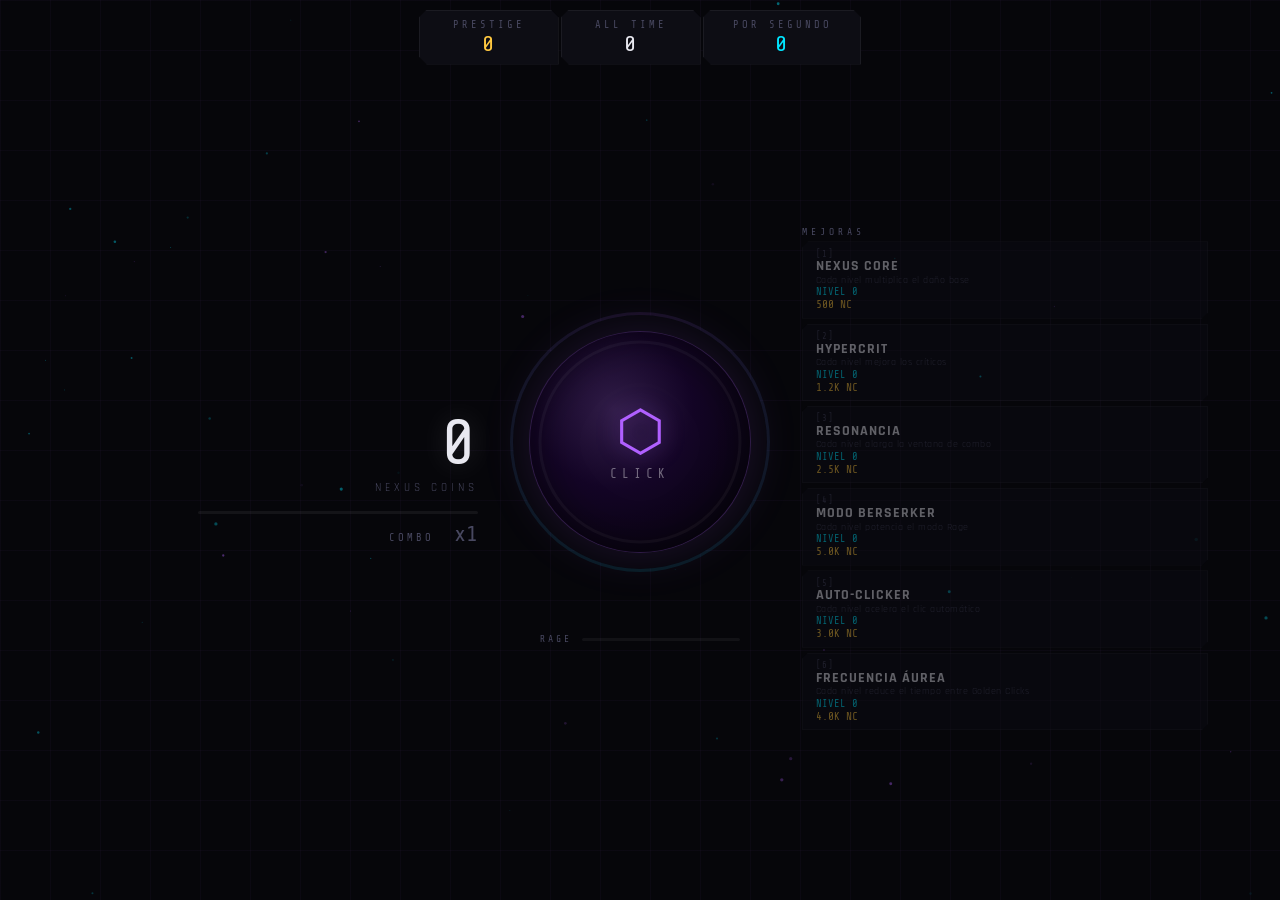
<file: clicker/index.html>
<!DOCTYPE html>
<html lang="es">
<head>
    <meta charset="UTF-8">
    <meta name="viewport" content="width=device-width, initial-scale=1.0">
    <title>NEXUS CLICKER</title>
    <link rel="preconnect" href="https://fonts.googleapis.com">
    <link href="https://fonts.googleapis.com/css2?family=Rajdhani:wght@400;600;700&family=Share+Tech+Mono&display=swap" rel="stylesheet">
    <link rel="stylesheet" href="style.css">
</head>
<body>
<div id="game-container">

    <!-- FONDO + PARTÍCULAS -->
    <canvas id="particle-canvas"></canvas>
    <div id="grid-overlay"></div>

    <!-- HUD SUPERIOR -->
    <header id="hud-top">
        <div class="hud-block" id="block-prestige">
            <span class="hud-label">PRESTIGE</span>
            <span class="hud-value" id="prestige-count">0</span>
        </div>
        <div class="hud-block" id="block-total">
            <span class="hud-label">ALL TIME</span>
            <span class="hud-value" id="total-clicks">0</span>
        </div>
        <div class="hud-block" id="block-cps">
            <span class="hud-label">POR SEGUNDO</span>
            <span class="hud-value" id="cps-display">0</span>
        </div>
    </header>

    <!-- ZONA CENTRAL -->
    <main id="main-area">

        <!-- SCORE PRINCIPAL -->
        <section id="score-section">
            <div id="score-wrapper">
                <div id="score-display">0</div>
                <div id="score-label">NEXUS COINS</div>
            </div>
            <div id="combo-wrapper">
                <div id="combo-bar-track"><div id="combo-bar-fill"></div></div>
                <div id="combo-info">
                    <span id="combo-label">COMBO</span>
                    <span id="combo-count">x1</span>
                </div>
            </div>
        </section>

        <!-- BOTÓN CLICKER -->
        <section id="clicker-section">
            <div id="click-ring-outer">
                <div id="click-ring-inner">
                    <button id="click-btn" aria-label="Clicker principal">
                        <div id="btn-core">
                            <div id="btn-icon">⬡</div>
                            <div id="btn-label">CLICK</div>
                        </div>
                        <svg id="btn-progress-svg" viewBox="0 0 220 220">
                            <circle id="btn-progress-track" cx="110" cy="110" r="100"/>
                            <circle id="btn-progress-fill" cx="110" cy="110" r="100"/>
                        </svg>
                    </button>
                </div>
            </div>
            <div id="multiplier-display"></div>
            <div id="rage-bar-wrapper">
                <div id="rage-label">RAGE</div>
                <div id="rage-bar-track"><div id="rage-bar-fill"></div></div>
            </div>
        </section>

        <!-- UPGRADES -->
        <section id="upgrades-section">
            <div id="upgrades-title">MEJORAS</div>
            <div id="upgrades-list">
                <!-- Generado por JS -->
            </div>
        </section>
    </main>

    <!-- PRESTIGE -->
    <div id="prestige-section" class="hidden">
        <button id="prestige-btn">⬡ PRESTIGE ⬡</button>
        <span id="prestige-hint"></span>
    </div>

    <!-- FLOATING NUMBERS -->
    <div id="floating-layer" aria-hidden="true"></div>

    <!-- NOTIFICACIONES -->
    <div id="toast-container" aria-live="polite"></div>

    <!-- GOLDEN CLICK (aparece random) -->
    <button id="golden-btn" class="hidden" aria-label="Golden click especial">✦</button>

    <!-- RAGE MODE OVERLAY -->
    <div id="rage-overlay" class="hidden" aria-hidden="true"></div>

</div>

<script src="js/state.js"></script>
<script src="js/autosave.js"></script>
<script src="js/particles.js"></script>
<script src="js/rage.js"></script>
<script src="js/input.js"></script>
<script src="js/auto-clicker.js"></script>
<script src="js/combo.js"></script>
<script src="js/golden-click.js"></script>

<script src="js/effects.js"></script>
<script src="js/psychedelia.js"></script>
<script src="js/ui.js"></script>
<script src="js/upgrade.js"></script>
<script src = "js/prestige.js"></script>
<script src="js/upgrades-ui.js"></script>
<script src="js/game-over.js"></script>
<script src="js/engine.js"></script>
<script src="js/main.js"></script>
</body>
</html>
</file>
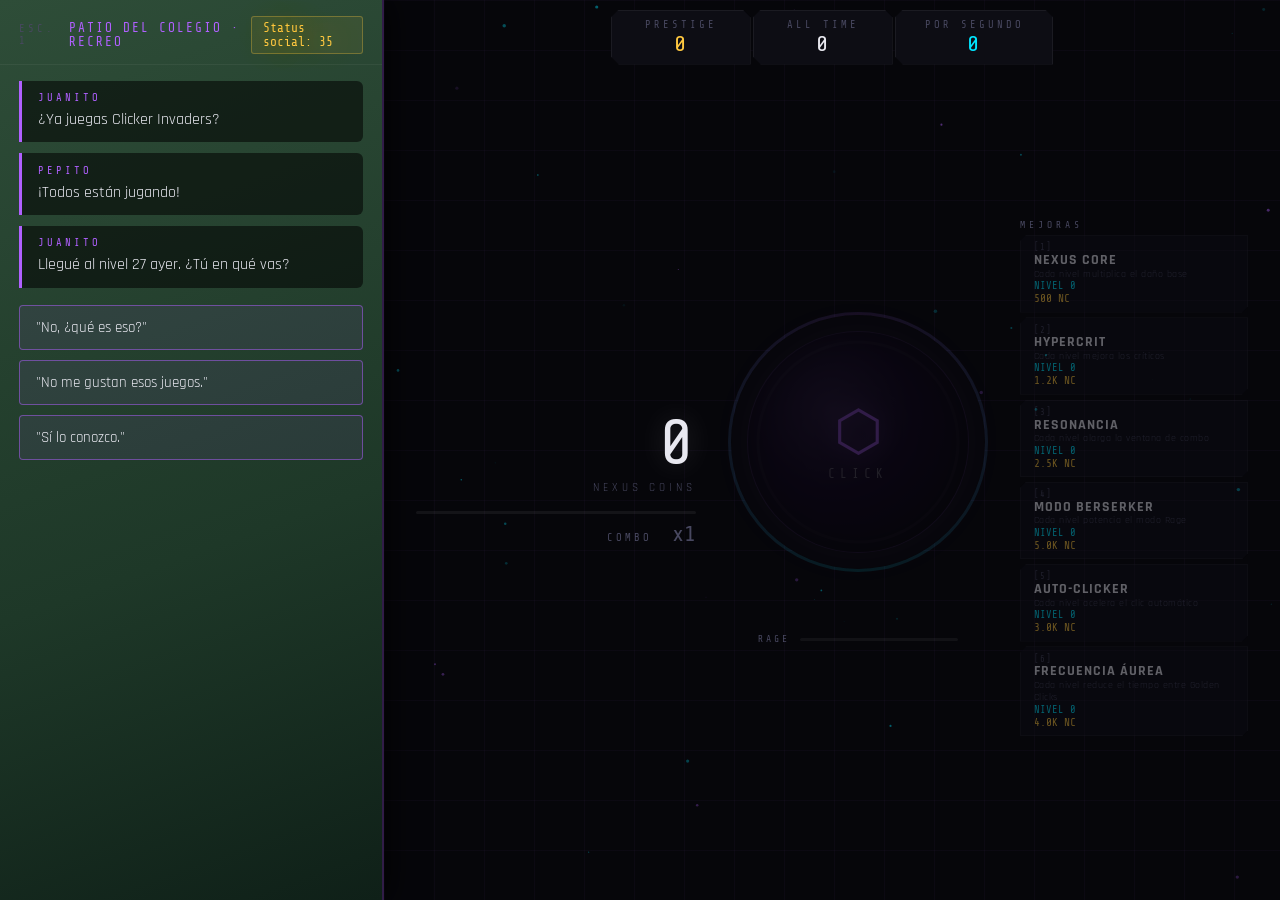
<file: game/index.html>
<!DOCTYPE html>
<html lang="es">
<head>
    <meta charset="UTF-8">
    <meta name="viewport" content="width=device-width, initial-scale=1.0">
    <title>Clicker Invaders - La Historia</title>
    <link rel="preconnect" href="https://fonts.googleapis.com">
    <link href="https://fonts.googleapis.com/css2?family=Rajdhani:wght@400;600;700&family=Share+Tech+Mono&display=swap" rel="stylesheet">
    <link rel="stylesheet" href="../clicker/style.css">
    <link rel="stylesheet" href="styles.css">
</head>
<body>

<!-- =============================================
     PANEL IZQUIERDO: NARRATIVA
     Todas las escenas van aquí adentro.
     Se muestran/ocultan con .active
============================================= -->
<div id="story-panel">

    <!-- ESCENA 1: PATIO DEL COLEGIO -->
    <div id="scene-1" class="scene active">
        <div class="scene-bg school-bg"></div>
        <div class="scene-header">
            <span class="scene-label">ESC. 1</span>
            <span class="scene-location">PATIO DEL COLEGIO · RECREO</span>
            <span class="status-chip" id="s1-status">Status social: 35</span>
        </div>
        <div class="scene-content">
            <div class="dialogue-box">
                <div class="char-name">JUANITO</div>
                <div class="char-text">¿Ya juegas Clicker Invaders?</div>
            </div>
            <div class="dialogue-box">
                <div class="char-name">PEPITO</div>
                <div class="char-text">¡Todos están jugando!</div>
            </div>
            <div class="dialogue-box">
                <div class="char-name">JUANITO</div>
                <div class="char-text">Llegué al nivel 27 ayer. ¿Tú en qué vas?</div>
            </div>
            <div class="options-container" id="s1-options">
                <button class="option-btn" data-option="1">"No, ¿qué es eso?"</button>
                <button class="option-btn" data-option="2">"No me gustan esos juegos."</button>
                <button class="option-btn" data-option="3">"Sí lo conozco."</button>
            </div>
        </div>
    </div>

    <!-- ESCENA 2: HABITACIÓN - PRIMER CONTACTO -->
    <div id="scene-2" class="scene">
        <div class="scene-bg room-bg dim"></div>
        <div class="scene-header">
            <span class="scene-label">ESC. 2</span>
            <span class="scene-location">HABITACIÓN · PC</span>
            <span class="status-chip" id="s2-status">Status social: 35</span>
        </div>
        <div class="tutorial-hud">
            <div class="tutorial-label">Haz clic.</div>
            <div class="tutorial-goal" id="s2-goal">Clics necesarios: 20</div>
        </div>
        <div class="notif-stream" id="s2-notifs"></div>
        <div class="scene-content" style="flex:1"></div>
        <div class="chat-panel" id="s2-chat">
            <div class="chat-title">CHAT DEL GRUPO</div>
        </div>
    </div>

    <!-- ESCENA 3: HABITACIÓN - ENGANCHE -->
    <div id="scene-3" class="scene">
        <div class="scene-bg room-bg vivid"></div>
        <div class="scene-header">
            <span class="scene-label">ESC. 3</span>
            <span class="scene-location">HABITACIÓN · NOCHE</span>
        </div>
        <div class="top-hud">
            <div class="meta-counter" id="s3-counter">Meta: 500 clics (0/500)</div>
            <div class="time-bar-wrap">
                <div class="time-bar-fill" id="s3-timebar"></div>
            </div>
        </div>
        <div class="auto-buys" id="s3-buys"></div>
        <div class="scene-content" style="flex:1"></div>
        <div class="parent-whisper" id="s3-parents">
            <div class="parent-line">MAMÁ (a lo lejos): "¿Sigues jugando, hijo?"</div>
            <div class="parent-line">PAPÁ (desde otro cuarto): "¡Ven a cenar!"</div>
        </div>
    </div>

    <!-- ESCENA 4: SALA DE ESTAR -->
    <div id="scene-4" class="scene">
        <div class="scene-bg living-bg"></div>
        <div class="scene-header">
            <span class="scene-label">ESC. 4</span>
            <span class="scene-location">SALA DE ESTAR</span>
            <span class="status-chip" id="s4-status">Status social: 50</span>
        </div>
        <div class="date-ticker" id="s4-date">01/09/2026</div>
        <div class="tv-set" id="s4-tv"></div>
        <div class="click-hud" id="s4-hud">
            <div class="click-progress-label" id="s4-progress">0/200</div>
            <div class="click-warn blink" id="s4-warn" style="display:none">
                ¡Sigue clickeando o pierdes tu progreso!
            </div>
        </div>
        <div class="scene-content" style="flex:1"></div>
        <div class="parent-whisper" id="s4-parents"></div>
    </div>

    <!-- ESCENA 5: COMPRA NO AUTORIZADA -->
    <div id="scene-5" class="scene">
        <div class="scene-bg living-bg"></div>
        <div class="scene-overlay solid-overlay"></div>
        <div class="scene-header">
            <span class="scene-label">ESC. 5</span>
            <span class="scene-location">SALA DE ESTAR · PC</span>
        </div>
        <div class="scene-content" style="flex:1; justify-content:center; align-items:center; gap:1rem">
            <div class="purchase-modal" id="s5-modal">
                <div class="purchase-title">Caja Legendaria</div>
                <div class="purchase-price">Se requiere S/100</div>
                <div class="purchase-btns">
                    <button class="pbtn pbtn-no" id="s5-no">No</button>
                    <button class="pbtn pbtn-yes" id="s5-yes">Sí</button>
                </div>
            </div>
            <div class="forced-notif hidden" id="s5-forced">
                ¡Caja Legendaria adquirida con éxito!
            </div>
            <div class="thought-bubble hidden" id="s5-thought">
                "¡Oh no, les voy a mentir a mis papás y me van a matar!"
            </div>
        </div>
        <div class="parent-reaction hidden" id="s5-parents">
            <div class="parent-line">MAMÁ: "Hijo, ¿te sientes bien? Últimamente estás más tranquilo."</div>
            <div class="parent-line">PAPÁ: "¿Ya estás listo para una cena familiar sin quejarte? Te mereces un descanso."</div>
        </div>
    </div>

    <!-- ESCENA 6: HABITACIÓN - FINAL -->
    <div id="scene-6" class="scene">
        <div class="scene-bg room-bg psycho"></div>
        <div class="scene-header">
            <span class="scene-label">ESC. 6</span>
            <span class="scene-location">HABITACIÓN · ???</span>
        </div>
        <div class="level-stream" id="s6-levels"></div>
        <div class="eye-reflection hidden" id="s6-eyes">👁️</div>
        <div class="meta-display hidden" id="s6-meta">
            <div class="meta-line" id="s6-meta-text">Meta actual: 100,000,000 clics</div>
        </div>
        <div class="year-display hidden" id="s6-year">2027</div>
        <div class="scene-content" style="flex:1"></div>
        <div class="exit-area hidden" id="s6-exit-area">
            <button class="exit-btn" id="s6-exit-btn">SALIR</button>
        </div>
        <div class="exit-dialog-box hidden" id="s6-exit-dialog">
            <div class="exit-msg" id="s6-exit-msg"></div>
            <button class="exit-dialog-btn" id="s6-exit-action"></button>
        </div>
    </div>

    <!-- CRÉDITOS -->
    <div id="scene-credits" class="scene">
        <div class="scene-bg credits-bg"></div>
        <div class="credits-wrap">
            <div class="credits-title">CLICKER INVADERS</div>
            <div class="credits-sub">Un juego sobre adicción y tecnología</div>
            <div class="credits-roll">
                <p>Diseño y Narrativa</p>
                <p>Arte y Tecnología</p>
                <p>2026</p>
                <p style="margin-top:2rem;opacity:0.4;font-size:0.8rem;">Gracias por jugar.</p>
            </div>
        </div>
    </div>

</div><!-- fin #story-panel -->


<!-- =============================================
     PANEL DERECHO: EL CLICKER
     #game-container ocupa el resto del ancho
============================================= -->
<div id="game-container">
    <canvas id="particle-canvas"></canvas>
    <div id="grid-overlay"></div>

    <header id="hud-top">
        <div class="hud-block" id="block-prestige">
            <span class="hud-label">PRESTIGE</span>
            <span class="hud-value" id="prestige-count">0</span>
        </div>
        <div class="hud-block" id="block-total">
            <span class="hud-label">ALL TIME</span>
            <span class="hud-value" id="total-clicks">0</span>
        </div>
        <div class="hud-block" id="block-cps">
            <span class="hud-label">POR SEGUNDO</span>
            <span class="hud-value" id="cps-display">0</span>
        </div>
    </header>

    <main id="main-area">
        <section id="score-section">
            <div id="score-wrapper">
                <div id="score-display">0</div>
                <div id="score-label">NEXUS COINS</div>
            </div>
            <div id="combo-wrapper">
                <div id="combo-bar-track"><div id="combo-bar-fill"></div></div>
                <div id="combo-info">
                    <span id="combo-label">COMBO</span>
                    <span id="combo-count">x1</span>
                </div>
            </div>
        </section>

        <section id="clicker-section">
            <div id="click-ring-outer">
                <div id="click-ring-inner">
                    <button id="click-btn" aria-label="Clicker principal">
                        <div id="btn-core">
                            <div id="btn-icon">⬡</div>
                            <div id="btn-label">CLICK</div>
                        </div>
                        <svg id="btn-progress-svg" viewBox="0 0 220 220">
                            <circle id="btn-progress-track" cx="110" cy="110" r="100"/>
                            <circle id="btn-progress-fill" cx="110" cy="110" r="100"/>
                        </svg>
                    </button>
                </div>
            </div>
            <div id="multiplier-display"></div>
            <div id="rage-bar-wrapper">
                <div id="rage-label">RAGE</div>
                <div id="rage-bar-track"><div id="rage-bar-fill"></div></div>
            </div>
        </section>

        <section id="upgrades-section">
            <div id="upgrades-title">MEJORAS</div>
            <div id="upgrades-list"></div>
            <button id="prestige-btn" class="hidden">⬡ PRESTIGE ⬡</button>
        </section>
    </main>

    <div id="floating-layer" aria-hidden="true"></div>
    <div id="toast-container" aria-live="polite"></div>
    <button id="golden-btn" class="hidden" aria-label="Golden click especial">✦</button>
    <div id="rage-overlay" class="hidden" aria-hidden="true"></div>
</div>


<!-- Transición a negro -->
<div id="black-screen"></div>


<!-- =============================================
     SCRIPTS
============================================= -->
<script src="../clicker/js/state.js"></script>
<script src="../clicker/js/autosave.js"></script>
<script src="../clicker/js/particles.js"></script>
<script src="../clicker/js/rage.js"></script>
<script src="../clicker/js/combo.js"></script>
<script src="../clicker/js/effects.js"></script>
<script src="../clicker/js/upgrade.js"></script>
<script src="../clicker/js/auto-clicker.js"></script>
<script src="../clicker/js/golden-click.js"></script>
<script src="../clicker/js/psychedelia.js"></script>
<script src="../clicker/js/ui.js"></script>
<script src="../clicker/js/upgrades-ui.js"></script>
<script src="../clicker/js/prestige.js"></script>
<script src="../clicker/js/game-over.js"></script>
<script src="js/game-over-wrapper.js"></script>
<script src="../clicker/js/engine.js"></script>
<script src="../clicker/js/input.js"></script>
<script src="game.js"></script>
<script src="../clicker/js/main.js"></script>
</body>
</html>
</file>
<file: clicker/style.css>
/* =============================================
   NEXUS CLICKER — style.css
   Dark neon, CRT-adjacent, hyper-addictive UI
============================================= */

:root {
    --c-bg:       #06060a;
    --c-panel:    #0d0d14;
    --c-border:   rgba(255,255,255,0.06);
    --c-text:     #e8e8f0;
    --c-muted:    #484860;
    --c-accent:   #b060ff;
    --c-cyan:     #00e5ff;
    --c-gold:     #ffc840;
    --c-red:      #ff2055;
    --c-green:    #00ff9d;
    --c-rage:     #ff3300;
    --font-mono:  'Share Tech Mono', monospace;
    --font-ui:    'Rajdhani', sans-serif;
    --glow-acc:   0 0 20px rgba(176,96,255,0.5);
    --glow-cyan:  0 0 20px rgba(0,229,255,0.5);
    --glow-gold:  0 0 30px rgba(255,200,64,0.7);
    --glow-red:   0 0 25px rgba(255,32,85,0.6);
}

*, *::before, *::after { margin:0; padding:0; box-sizing:border-box; }

body {
    font-family: var(--font-ui);
    background: var(--c-bg);
    color: var(--c-text);
    overflow: hidden;
    height: 100vh;
    width: 100vw;
    user-select: none;
}

/* =============================================
   FONDO
============================================= */
#game-container {
    position: relative;
    width: 100vw;
    height: 100vh;
    overflow: hidden;
    display: flex;
    flex-direction: column;
}

#particle-canvas {
    position: absolute;
    inset: 0;
    z-index: 0;
    pointer-events: none;
}

#grid-overlay {
    position: absolute;
    inset: 0;
    z-index: 0;
    pointer-events: none;
    background-image:
        linear-gradient(rgba(176,96,255,0.03) 1px, transparent 1px),
        linear-gradient(90deg, rgba(176,96,255,0.03) 1px, transparent 1px);
    background-size: 50px 50px;
}

/* =============================================
   HUD SUPERIOR
============================================= */
#hud-top {
    position: relative;
    z-index: 10;
    display: flex;
    justify-content: center;
    gap: 2px;
    padding: 0.6rem 1rem 0;
}

.hud-block {
    display: flex;
    flex-direction: column;
    align-items: center;
    padding: 0.5rem 1.8rem;
    border: 1px solid var(--c-border);
    background: var(--c-panel);
    min-width: 140px;
    position: relative;
    clip-path: polygon(8px 0%, calc(100% - 8px) 0%, 100% 8px, 100% 100%, calc(100% - 8px) 100%, 8px 100%, 0% calc(100% - 8px), 0% 8px);
}

.hud-label {
    font-size: 0.65rem;
    letter-spacing: 3px;
    color: var(--c-muted);
    font-family: var(--font-mono);
    text-transform: uppercase;
}

.hud-value {
    font-family: var(--font-mono);
    font-size: 1.4rem;
    color: var(--c-text);
    letter-spacing: 2px;
    transition: color 0.2s;
}

#block-prestige .hud-value { color: var(--c-gold); }
#block-cps .hud-value { color: var(--c-cyan); }

/* =============================================
   MAIN LAYOUT
============================================= */
#main-area {
    position: relative;
    z-index: 5;
    flex: 1;
    display: grid;
    grid-template-columns: 1fr auto 1fr;
    align-items: center;
    gap: 2rem;
    padding: 1rem 2rem 1.5rem;
    max-width: 1200px;
    margin: 0 auto;
    width: 100%;
}

/* =============================================
   SCORE
============================================= */
#score-section {
    display: flex;
    flex-direction: column;
    align-items: flex-end;
    gap: 1rem;
}

#score-wrapper { text-align: right; }

#score-display {
    font-family: var(--font-mono);
    font-size: clamp(2.5rem, 5vw, 4rem);
    font-weight: 400;
    color: var(--c-text);
    text-shadow: 0 0 30px rgba(255,255,255,0.15);
    transition: transform 0.1s, color 0.2s;
    line-height: 1;
    letter-spacing: 2px;
}

#score-display.bump {
    transform: scale(1.04);
    color: #fff;
}

#score-label {
    font-size: 0.7rem;
    letter-spacing: 4px;
    color: var(--c-muted);
    margin-top: 0.4rem;
}

#combo-wrapper {
    width: 280px;
    text-align: right;
}

#combo-bar-track {
    height: 3px;
    background: rgba(255,255,255,0.06);
    border-radius: 2px;
    overflow: hidden;
    margin-bottom: 0.4rem;
}

#combo-bar-fill {
    height: 100%;
    width: 0%;
    background: linear-gradient(90deg, var(--c-accent), var(--c-cyan));
    border-radius: 2px;
    transition: width 0.1s linear;
}

#combo-info {
    display: flex;
    justify-content: flex-end;
    align-items: baseline;
    gap: 0.5rem;
}

#combo-label {
    font-size: 0.65rem;
    letter-spacing: 3px;
    color: var(--c-muted);
    font-family: var(--font-mono);
}

#combo-count {
    font-family: var(--font-mono);
    font-size: 1.4rem;
    color: var(--c-accent);
    text-shadow: var(--glow-acc);
    transition: color 0.2s, text-shadow 0.2s;
    min-width: 3ch;
}

/* =============================================
   CLICKER BUTTON
============================================= */
#clicker-section {
    display: flex;
    flex-direction: column;
    align-items: center;
    gap: 1.2rem;
}

#click-ring-outer {
    width: 260px;
    height: 260px;
    border-radius: 50%;
    background: conic-gradient(from 0deg, rgba(176,96,255,0.1), rgba(0,229,255,0.1), rgba(176,96,255,0.1));
    padding: 3px;
    animation: ring-spin 8s linear infinite;
    flex-shrink: 0;
}

@keyframes ring-spin {
    from { transform: rotate(0deg); }
    to   { transform: rotate(360deg); }
}

#click-ring-inner {
    width: 100%;
    height: 100%;
    border-radius: 50%;
    background: var(--c-bg);
    display: flex;
    align-items: center;
    justify-content: center;
    animation: ring-spin 8s linear infinite reverse;
}

#click-btn {
    position: relative;
    width: 220px;
    height: 220px;
    border-radius: 50%;
    border: none;
    background: radial-gradient(circle at 38% 35%,
        rgba(176,96,255,0.25) 0%,
        rgba(100,0,200,0.15) 40%,
        rgba(0,0,0,0.6) 100%);
    cursor: pointer;
    outline: none;
    overflow: hidden;
    transition: transform 0.08s;
    box-shadow:
        0 0 0 1px rgba(176,96,255,0.2),
        inset 0 0 40px rgba(0,0,0,0.5),
        0 0 50px rgba(176,96,255,0.15);
}

#click-btn:active {
    transform: scale(0.91) !important;
    box-shadow:
        0 0 0 1px rgba(176,96,255,0.4),
        inset 0 0 60px rgba(176,96,255,0.2),
        0 0 80px rgba(176,96,255,0.3);
}

#btn-core {
    position: absolute;
    inset: 0;
    display: flex;
    flex-direction: column;
    align-items: center;
    justify-content: center;
    gap: 0.5rem;
    z-index: 2;
    pointer-events: none;
}

#btn-icon {
    font-size: 3.5rem;
    color: var(--c-accent);
    text-shadow: var(--glow-acc);
    animation: icon-pulse 2s ease-in-out infinite;
    line-height: 1;
}

@keyframes icon-pulse {
    0%, 100% { opacity: 0.8; transform: scale(1); }
    50%       { opacity: 1;   transform: scale(1.08); text-shadow: 0 0 40px rgba(176,96,255,0.9); }
}

#btn-label {
    font-size: 0.8rem;
    letter-spacing: 5px;
    color: rgba(255,255,255,0.4);
    font-family: var(--font-mono);
}

/* SVG progress ring */
#btn-progress-svg {
    position: absolute;
    inset: 0;
    width: 100%;
    height: 100%;
    transform: rotate(-90deg);
    pointer-events: none;
    z-index: 1;
}

#btn-progress-track {
    fill: none;
    stroke: rgba(255,255,255,0.04);
    stroke-width: 3;
}

#btn-progress-fill {
    fill: none;
    stroke: var(--c-accent);
    stroke-width: 3;
    stroke-linecap: round;
    stroke-dasharray: 628;
    stroke-dashoffset: 628;
    transition: stroke-dashoffset 0.3s ease-out;
    filter: drop-shadow(0 0 4px var(--c-accent));
}

/* Idle animation */
#click-btn.idle-bounce {
    animation: idle-bounce 3s ease-in-out infinite;
}

@keyframes idle-bounce {
    0%, 100% { transform: translateY(0px); }
    50%       { transform: translateY(-6px); }
}

/* Estados especiales */
#click-btn.rage-mode {
    box-shadow:
        0 0 0 2px rgba(255,32,85,0.5),
        0 0 60px rgba(255,51,0,0.4),
        inset 0 0 50px rgba(255,0,0,0.1);
    animation: rage-pulse 0.3s ease-in-out infinite;
}

@keyframes rage-pulse {
    0%, 100% { box-shadow: 0 0 0 2px rgba(255,32,85,0.5), 0 0 40px rgba(255,51,0,0.3); }
    50%       { box-shadow: 0 0 0 3px rgba(255,32,85,0.8), 0 0 80px rgba(255,51,0,0.6); }
}

/* RAGE OVERLAY */
#rage-overlay {
    position: fixed;
    inset: 0;
    z-index: 4;
    pointer-events: none;
    background: radial-gradient(ellipse at center, transparent 40%, rgba(255,32,85,0.12) 100%);
    animation: rage-vein 1s ease-in-out infinite;
}

@keyframes rage-vein {
    0%, 100% { opacity: 0.6; }
    50%       { opacity: 1; }
}

#rage-overlay.hidden { display: none; }

/* MULTIPLIER */
#multiplier-display {
    font-family: var(--font-mono);
    font-size: 1.2rem;
    color: var(--c-gold);
    text-shadow: var(--glow-gold);
    letter-spacing: 3px;
    min-height: 1.5rem;
    text-align: center;
    transition: opacity 0.3s;
}

/* RAGE BAR */
#rage-bar-wrapper {
    display: flex;
    align-items: center;
    gap: 0.6rem;
    width: 200px;
}

#rage-label {
    font-size: 0.6rem;
    letter-spacing: 3px;
    color: var(--c-muted);
    font-family: var(--font-mono);
    flex-shrink: 0;
}

#rage-bar-track {
    flex: 1;
    height: 3px;
    background: rgba(255,255,255,0.05);
    border-radius: 2px;
    overflow: hidden;
}

#rage-bar-fill {
    height: 100%;
    width: 0%;
    background: linear-gradient(90deg, #ff6600, #ff0055);
    border-radius: 2px;
    transition: width 0.1s;
}

/* =============================================
   UPGRADES
============================================= */
#upgrades-section {
    display: flex;
    flex-direction: column;
    gap: 0.3rem;
}

#upgrades-title {
    font-size: 0.6rem;
    letter-spacing: 4px;
    color: var(--c-muted);
    font-family: var(--font-mono);
}

#upgrades-list {
    display: flex;
    flex-direction: column;
    gap: 0.3rem;
}

.upgrade-card {
    background: var(--c-panel);
    border: 1px solid var(--c-border);
    padding: 0.4rem 0.8rem;
    cursor: pointer;
    position: relative;
    overflow: hidden;
    transition: border-color 0.2s, transform 0.1s;
    clip-path: polygon(6px 0%, 100% 0%, 100% calc(100% - 6px), calc(100% - 6px) 100%, 0% 100%, 0% 6px);
}

.upgrade-card:hover:not(.locked) {
    border-color: rgba(176,96,255,0.35);
    transform: translateX(3px);
}

.upgrade-card:active:not(.locked) {
    transform: translateX(3px) scale(0.98);
}

.upgrade-card.locked {
    cursor: not-allowed;
    opacity: 0.4;
}

.upgrade-card.owned {
    border-color: rgba(0,229,255,0.2);
    cursor: default;
}

.upgrade-card.owned::before {
    content: '';
    position: absolute;
    left: 0; top: 0; bottom: 0;
    width: 2px;
    background: var(--c-cyan);
    box-shadow: var(--glow-cyan);
}

.upgrade-shine {
    position: absolute;
    inset: 0;
    background: linear-gradient(90deg, transparent 0%, rgba(176,96,255,0.06) 50%, transparent 100%);
    transform: translateX(-100%);
    transition: none;
}

.upgrade-card:hover:not(.locked) .upgrade-shine {
    transform: translateX(100%);
    transition: transform 0.4s ease;
}

.upgrade-key {
    font-family: var(--font-mono);
    font-size: 0.55rem;
    color: var(--c-muted);
    letter-spacing: 1px;
    margin-bottom: 0.1rem;
}

.upgrade-name {
    font-size: 0.85rem;
    font-weight: 700;
    letter-spacing: 1px;
    color: var(--c-text);
    line-height: 1;
}

.upgrade-desc {
    font-size: 0.65rem;
    color: var(--c-muted);
    letter-spacing: 0.5px;
    line-height: 1.2;
}

.upgrade-level {
    font-family: var(--font-mono);
    font-size: 0.65rem;
    color: var(--c-cyan);
}

.upgrade-cost {
    font-family: var(--font-mono);
    font-size: 0.7rem;
    color: var(--c-gold);
}

.upgrade-card.owned .upgrade-cost {
    color: var(--c-cyan);
}

.upgrade-progress {
    position: absolute;
    bottom: 0; left: 0;
    height: 2px;
    background: rgba(176,96,255,0.4);
    transition: width 0.3s ease-out;
}

/* PRESTIGE */
#prestige-section {
    position: fixed;
    bottom: 0;
    left: 0;
    right: 0;
    z-index: 30;
    display: flex;
    flex-direction: column;
    align-items: center;
    gap: 0.2rem;
    padding: 1rem 1rem 1.5rem;
    background: linear-gradient(0deg, rgba(6,6,10,0.95) 60%, transparent);
    pointer-events: none;
}

#prestige-section #prestige-btn {
    pointer-events: auto;
    padding: 1rem 2rem;
    background: transparent;
    border: 1px solid rgba(255,200,64,0.4);
    color: var(--c-gold);
    font-family: var(--font-ui);
    font-size: 1rem;
    font-weight: 700;
    letter-spacing: 4px;
    cursor: pointer;
    text-transform: uppercase;
    transition: all 0.3s;
    text-shadow: var(--glow-gold);
    animation: prestige-glow 2s ease-in-out infinite;
    clip-path: polygon(8px 0%, calc(100% - 8px) 0%, 100% 8px, 100% 100%, calc(100% - 8px) 100%, 8px 100%, 0% calc(100% - 8px), 0% 8px);
}

#prestige-section #prestige-btn:hover {
    background: rgba(255,200,64,0.08);
    border-color: var(--c-gold);
    box-shadow: 0 0 30px rgba(255,200,64,0.2);
}

#prestige-hint {
    font-family: var(--font-mono);
    font-size: 0.65rem;
    color: var(--c-muted);
    letter-spacing: 3px;
    pointer-events: none;
}

@keyframes prestige-glow {
    0%, 100% { box-shadow: 0 0 10px rgba(255,200,64,0.1); }
    50%       { box-shadow: 0 0 25px rgba(255,200,64,0.3); }
}

.hidden { display: none !important; }

/* =============================================
   FLOATING NUMBERS
============================================= */
#floating-layer {
    position: fixed;
    inset: 0;
    pointer-events: none;
    z-index: 50;
    overflow: hidden;
}

.float-num {
    position: absolute;
    font-family: var(--font-mono);
    font-size: 1.5rem;
    font-weight: 400;
    color: var(--c-cyan);
    text-shadow: var(--glow-cyan);
    pointer-events: none;
    white-space: nowrap;
    animation: float-up 1s forwards ease-out;
}

.float-num.crit {
    font-size: 2.6rem;
    color: var(--c-gold);
    text-shadow: var(--glow-gold);
}

.float-num.combo-bonus {
    font-size: 2rem;
    color: var(--c-accent);
    text-shadow: var(--glow-acc);
}

.float-num.rage-hit {
    font-size: 3rem;
    color: var(--c-red);
    text-shadow: var(--glow-red);
}

.float-num.golden {
    font-size: 3.5rem;
    color: var(--c-gold);
    text-shadow: 0 0 40px rgba(255,200,64,0.9), 0 0 80px rgba(255,200,64,0.5);
}

@keyframes float-up {
    0%   { opacity: 1;   transform: translateY(0)     scale(1); }
    20%  { opacity: 1;   transform: translateY(-20px) scale(1.1); }
    100% { opacity: 0;   transform: translateY(-120px) scale(0.8); }
}

/* =============================================
   TOAST / NOTIFICACIONES
============================================= */
#toast-container {
    position: fixed;
    bottom: 2rem;
    left: 50%;
    transform: translateX(-50%);
    z-index: 60;
    display: flex;
    flex-direction: column;
    gap: 0.5rem;
    align-items: center;
    pointer-events: none;
}

.toast {
    background: var(--c-panel);
    border: 1px solid rgba(176,96,255,0.25);
    padding: 0.6rem 1.5rem;
    font-family: var(--font-mono);
    font-size: 0.85rem;
    letter-spacing: 2px;
    color: var(--c-text);
    clip-path: polygon(8px 0%, calc(100% - 8px) 0%, 100% 8px, 100% 100%, calc(100% - 8px) 100%, 8px 100%, 0% calc(100% - 8px), 0% 8px);
    animation: toast-in 0.3s ease-out, toast-out 0.4s 2.6s forwards ease-in;
    text-align: center;
}

.toast.gold {
    border-color: rgba(255,200,64,0.5);
    color: var(--c-gold);
    text-shadow: var(--glow-gold);
}

.toast.danger {
    border-color: rgba(255,32,85,0.5);
    color: var(--c-red);
}

@keyframes toast-in {
    from { opacity: 0; transform: translateY(10px) scale(0.95); }
    to   { opacity: 1; transform: translateY(0) scale(1); }
}

@keyframes toast-out {
    from { opacity: 1; }
    to   { opacity: 0; transform: translateY(-10px); }
}

/* =============================================
   GOLDEN CLICK BUTTON
============================================= */
#golden-btn {
    position: fixed;
    z-index: 70;
    width: 60px;
    height: 60px;
    border-radius: 50%;
    border: 2px solid rgba(255,200,64,0.6);
    background: radial-gradient(circle, rgba(255,200,64,0.2), transparent);
    color: var(--c-gold);
    font-size: 1.6rem;
    cursor: pointer;
    animation: golden-spin 4s linear infinite, golden-appear 0.5s ease-out;
    box-shadow: 0 0 30px rgba(255,200,64,0.5), 0 0 60px rgba(255,200,64,0.2);
    transition: transform 0.1s;
}

#golden-btn:hover { transform: scale(1.15); }
#golden-btn:active { transform: scale(0.9); }

@keyframes golden-spin {
    from { box-shadow: 0 0 30px rgba(255,200,64,0.5); }
    50%  { box-shadow: 0 0 60px rgba(255,200,64,0.9), 0 0 100px rgba(255,200,64,0.3); }
    to   { box-shadow: 0 0 30px rgba(255,200,64,0.5); }
}

@keyframes golden-appear {
    from { opacity: 0; transform: scale(0) rotate(-180deg); }
    to   { opacity: 1; transform: scale(1) rotate(0deg); }
}

/* =============================================
   SHAKE & EFFECTS
============================================= */
@keyframes screen-shake {
    0%   { transform: translate(0,0) rotate(0deg); }
    15%  { transform: translate(-3px, 2px) rotate(-0.5deg); }
    30%  { transform: translate(3px, -2px) rotate(0.5deg); }
    45%  { transform: translate(-2px, 3px) rotate(-0.3deg); }
    60%  { transform: translate(2px, -3px) rotate(0.3deg); }
    75%  { transform: translate(-1px, 1px) rotate(-0.2deg); }
    90%  { transform: translate(1px, -1px) rotate(0.2deg); }
    100% { transform: translate(0,0) rotate(0deg); }
}

.screen-shake {
    animation: screen-shake 0.35s ease-in-out;
}

/* Flash blanco en critical */
#game-container::after {
    content: '';
    position: fixed;
    inset: 0;
    background: white;
    opacity: 0;
    pointer-events: none;
    z-index: 3;
    transition: opacity 0.05s;
}

#game-container.flash-white::after {
    opacity: 0.07;
}

/* =============================================
   RESPONSIVE (mínimo viable)
============================================= */
@media (max-width: 900px) {
    #main-area {
        grid-template-columns: 1fr;
        grid-template-rows: auto auto auto;
        padding: 0.5rem 1rem;
        gap: 0.8rem;
    }
    #score-section { align-items: center; }
    #score-wrapper { text-align: center; }
    #combo-wrapper { text-align: center; }
    #combo-info { justify-content: center; }
    #upgrades-section { align-items: center; }
    #upgrades-list { width: 100%; max-width: 400px; }
    #click-ring-outer { width: 200px; height: 200px; }
    #click-btn { width: 170px; height: 170px; }
    #btn-icon { font-size: 2.8rem; }
    .hud-block { min-width: 100px; padding: 0.4rem 0.8rem; }
    .hud-value { font-size: 1.1rem; }
}

/* ============================
   PSYCHEDELIA OVERLAYS
   ============================ */
.psych-overlay {
    position: fixed;
    inset: 0;
    pointer-events: none;
    z-index: 9997;
}

#psych-scanlines {
    background: repeating-linear-gradient(
        0deg,
        transparent 0px,
        transparent 3px,
        rgba(0, 0, 0, 0.25) 3px,
        rgba(0, 0, 0, 0.25) 6px
    );
    background-size: 100% 6px;
    opacity: 0;
    transition: opacity 0.8s ease;
}

#psych-vignette {
    background: radial-gradient(
        ellipse at center,
        transparent 40%,
        rgba(0, 0, 0, 0.8) 100%
    );
    opacity: 0;
    transition: opacity 0.8s ease;
}

#psych-noise {
    width: 100%;
    height: 100%;
    image-rendering: pixelated;
    opacity: 0;
    transition: opacity 0.5s ease;
    display: none;
    mix-blend-mode: overlay;
}

#psych-lsd {
    width: 100%;
    height: 100%;
    image-rendering: auto;
    opacity: 0;
    transition: opacity 0.8s ease;
    display: none;
    mix-blend-mode: overlay;
}

#psych-static {
    width: 100%;
    height: 100%;
    image-rendering: pixelated;
    opacity: 1;
    display: none;
    z-index: 9998;
    pointer-events: none;
    position: fixed;
    inset: 0;
}

/* ─── POLYBIUS TEXT ─── */

.psych-polybius {
    position: fixed;
    inset: 0;
    z-index: 10000;
    pointer-events: none;
    display: flex;
    align-items: center;
    justify-content: center;
    font-family: var(--font-mono);
    font-size: clamp(2rem, 8vw, 6rem);
    font-weight: 700;
    color: #fff;
    text-shadow:
        0 0 40px rgba(176, 96, 255, 0.9),
        0 0 80px rgba(176, 96, 255, 0.6),
        0 0 120px rgba(176, 96, 255, 0.3),
        -2px -2px 0 #ff2055,
         2px -2px 0 #00f0ff,
        -2px  2px 0 #00f0ff,
         2px  2px 0 #ff2055;
    letter-spacing: 8px;
    animation: polybiusIn 0.3s ease-out forwards;
}

.psych-polybius-out {
    animation: polybiusOut 1.8s ease-in forwards;
}

@keyframes polybiusIn {
    0%   { opacity: 0; transform: scale(0.3) rotate(-5deg); filter: blur(8px); }
    100% { opacity: 1; transform: scale(1) rotate(0deg); filter: blur(0); }
}

@keyframes polybiusOut {
    0%   { opacity: 1; transform: scale(1) rotate(0deg); filter: blur(0); }
    60%  { opacity: 1; transform: scale(1.05); filter: blur(0); }
    100% { opacity: 0; transform: scale(1.5) rotate(3deg); filter: blur(12px); }
}

/* ─── GAME OVER ─── */

#gameover-overlay {
    position: fixed;
    inset: 0;
    z-index: 20000;
    background: rgba(0, 0, 0, 0.92);
    display: flex;
    align-items: center;
    justify-content: center;
    animation: govFadeIn 0.4s ease-out;
}

@keyframes govFadeIn {
    0%   { opacity: 0; }
    100% { opacity: 1; }
}

#gameover-box {
    max-width: 520px;
    width: 90%;
    padding: 2rem;
    text-align: center;
}

#gameover-title {
    font-family: var(--font-mono);
    font-size: clamp(2.5rem, 8vw, 5rem);
    font-weight: 700;
    color: #ff2055;
    text-shadow: 0 0 40px rgba(255, 32, 85, 0.6), 0 0 80px rgba(255, 32, 85, 0.3);
    letter-spacing: 6px;
    margin-bottom: 0.5rem;
}

#gameover-sub {
    font-size: 0.85rem;
    color: var(--c-muted);
    letter-spacing: 2px;
    margin-bottom: 1.5rem;
}

#gameover-stats {
    display: flex;
    flex-wrap: wrap;
    gap: 0.8rem;
    justify-content: center;
    margin-bottom: 1.5rem;
}

.gov-stat {
    background: rgba(255, 255, 255, 0.04);
    border: 1px solid rgba(255, 255, 255, 0.06);
    border-radius: 8px;
    padding: 0.6rem 1rem;
    min-width: 100px;
    flex: 1;
}

.gov-lbl {
    display: block;
    font-size: 0.6rem;
    color: var(--c-muted);
    letter-spacing: 1px;
    margin-bottom: 0.2rem;
}

.gov-val {
    display: block;
    font-family: var(--font-mono);
    font-size: 1rem;
    color: var(--c-gold);
}

#gameover-actions {
    display: flex;
    flex-direction: column;
    gap: 0.6rem;
    align-items: center;
}

.gov-btn {
    font-family: var(--font-mono);
    font-weight: 700;
    letter-spacing: 2px;
    border: none;
    border-radius: 6px;
    padding: 0.8rem 1.5rem;
    cursor: pointer;
    font-size: 0.9rem;
    width: 100%;
    max-width: 320px;
    transition: transform 0.15s, box-shadow 0.15s;
}

.gov-btn:hover {
    transform: scale(1.03);
}

.gov-btn-pay {
    background: linear-gradient(135deg, #b060ff, #ff2055);
    color: #fff;
    box-shadow: 0 0 20px rgba(176, 96, 255, 0.4);
}

.gov-btn-pay:hover {
    box-shadow: 0 0 40px rgba(176, 96, 255, 0.6);
}

.gov-btn-quit {
    background: rgba(255, 255, 255, 0.06);
    color: var(--c-muted);
    border: 1px solid rgba(255, 255, 255, 0.1);
}

.gov-btn-quit:hover {
    color: #fff;
    border-color: rgba(255, 255, 255, 0.3);
}

.gov-no-revive {
    font-size: 0.8rem;
    color: #ff2055;
    letter-spacing: 1px;
    padding: 0.5rem;
}

/* ─── PAGO FALSO ─── */

#gameover-pay-sim {
    padding: 2rem 1rem;
}

#gov-card {
    font-size: 4rem;
    margin-bottom: 1rem;
    animation: cardPulse 0.6s ease-in-out infinite alternate;
}

@keyframes cardPulse {
    0%   { transform: scale(1); }
    100% { transform: scale(1.08); }
}

#gov-pay-status {
    font-size: 0.9rem;
    color: var(--c-cyan);
    letter-spacing: 2px;
    margin-bottom: 1rem;
}

#gov-pay-track {
    width: 100%;
    height: 6px;
    background: rgba(255, 255, 255, 0.1);
    border-radius: 3px;
    overflow: hidden;
}

#gov-pay-fill {
    width: 0%;
    height: 100%;
    background: linear-gradient(90deg, #b060ff, #ff2055);
    border-radius: 3px;
    transition: width 0.15s;
}

/* ─── "MIRA LO QUE TE PERDERÁS" ─── */

#gov-miss-title {
    font-size: clamp(1.1rem, 4vw, 1.6rem);
    font-weight: 700;
    color: var(--c-gold);
    letter-spacing: 2px;
    margin-bottom: 1.2rem;
    animation: govBlink 0.8s ease-in-out infinite alternate;
}

@keyframes govBlink {
    0%   { opacity: 0.6; }
    100% { opacity: 1; }
}

#gov-miss-items {
    display: flex;
    flex-direction: column;
    gap: 0.6rem;
    margin-bottom: 1.2rem;
}

.gov-miss-item {
    font-family: var(--font-mono);
    font-size: 0.85rem;
    color: var(--c-text);
    padding: 0.5rem;
    background: rgba(255, 255, 255, 0.03);
    border: 1px solid rgba(255, 255, 255, 0.06);
    border-radius: 6px;
    animation: govSlideIn 0.3s ease-out backwards;
}

.gov-miss-item:nth-child(1) { animation-delay: 0.1s; }
.gov-miss-item:nth-child(2) { animation-delay: 0.3s; }
.gov-miss-item:nth-child(3) { animation-delay: 0.5s; }
.gov-miss-item:nth-child(4) { animation-delay: 0.7s; }
.gov-miss-item:nth-child(5) { animation-delay: 0.9s; }

@keyframes govSlideIn {
    0%   { opacity: 0; transform: translateX(-30px); }
    100% { opacity: 1; transform: translateX(0); }
}

#gov-miss-pulse {
    font-size: 0.85rem;
    color: #ff2055;
    letter-spacing: 1px;
    margin-bottom: 1rem;
    animation: govBlink 0.5s ease-in-out infinite alternate;
}

/* ─── REINICIANDO ─── */

#gov-reset-title {
    font-family: var(--font-mono);
    font-size: clamp(1.5rem, 5vw, 2.5rem);
    color: #ff2055;
    letter-spacing: 4px;
    margin-bottom: 1rem;
}

#gov-reset-track {
    width: 100%;
    height: 8px;
    background: rgba(255, 255, 255, 0.08);
    border-radius: 4px;
    overflow: hidden;
    margin-bottom: 0.8rem;
}

#gov-reset-fill {
    width: 0%;
    height: 100%;
    background: linear-gradient(90deg, #ff2055, #b060ff);
    border-radius: 4px;
    transition: width 0.15s;
}

#gov-reset-text {
    font-size: 0.75rem;
    color: var(--c-muted);
    letter-spacing: 1px;
    font-family: var(--font-mono);
}
</file>
<file: game/styles.css>
/* =============================================
   CLICKER INVADERS - LA HISTORIA
   Layout split: narrativa izquierda / clicker derecha
============================================= */

:root {
    --c-bg:        #06060a;
    --c-panel:     #0d0d14;
    --c-border:    rgba(255,255,255,0.06);
    --c-text:      #e8e8f0;
    --c-muted:     #484860;
    --c-accent:    #b060ff;
    --c-cyan:      #00e5ff;
    --c-gold:      #ffc840;
    --c-red:       #ff2055;
    --c-green:     #00ff9d;
    --font-mono:   'Share Tech Mono', monospace;
    --font-ui:     'Rajdhani', sans-serif;
    --glow-acc:    0 0 20px rgba(176,96,255,0.5);
    --glow-gold:   0 0 30px rgba(255,200,64,0.7);
    --glow-red:    0 0 25px rgba(255,32,85,0.6);
    --glow-cyan:   0 0 20px rgba(0,229,255,0.5);

    /* Ancho del panel narrativo */
    --story-w: 30vw;
    --divider: 2px;
}

*, *::before, *::after { margin: 0; padding: 0; box-sizing: border-box; }

html, body {
    width: 100vw;
    height: 100vh;
    overflow: hidden;
    background: var(--c-bg);
    color: var(--c-text);
    font-family: var(--font-ui);
    user-select: none;
}

/* =============================================
   ROOT LAYOUT
   Dos columnas fijas: story (izq) | clicker (der)
============================================= */

body {
    display: flex;
}

/* ── Columna izquierda: narrativa ── */
#story-panel {
    position: relative;
    width: var(--story-w);
    height: 100vh;
    flex-shrink: 0;
    z-index: 20;
    overflow: hidden;
    display: flex;
    flex-direction: column;
    background: var(--c-bg);
    border-right: var(--divider) solid rgba(176,96,255,0.25);
    box-shadow: 4px 0 30px rgba(0,0,0,0.8);
}

/* ── Divisor luminoso ── */
#story-panel::after {
    content: '';
    position: absolute;
    top: 0; right: 0;
    width: 1px;
    height: 100%;
    background: linear-gradient(
        180deg,
        transparent 0%,
        rgba(176,96,255,0.6) 30%,
        rgba(0,229,255,0.6) 70%,
        transparent 100%
    );
    pointer-events: none;
}

/* ── Columna derecha: el clicker ocupa el resto ── */
#game-container {
    position: relative;
    width: calc(100vw - var(--story-w) - var(--divider));
    height: 100vh;
    flex: 1;
    display: flex;
    flex-direction: column;
    overflow: hidden;
    z-index: 1;
    pointer-events: auto; /* siempre interactivo */
}

/* El canvas de partículas llena solo su columna */
#particle-canvas {
    position: absolute;
    inset: 0;
    z-index: 0;
    pointer-events: none;
}

#grid-overlay {
    position: absolute;
    inset: 0;
    z-index: 0;
    pointer-events: none;
}

/* =============================================
   ESCENAS NARRATIVAS
   Todas van dentro de #story-panel
   Se muestran/ocultan con .active
============================================= */

.scene {
    position: absolute;
    inset: 0;
    display: none;
    flex-direction: column;
    opacity: 0;
    transition: opacity 0.7s ease;
    pointer-events: none;
    z-index: 10;
}

.scene.active {
    display: flex;
    opacity: 1;
    pointer-events: auto;
}

/* Fondos de escena (dentro del panel izquierdo) */
.scene-bg {
    position: absolute;
    inset: 0;
    z-index: 0;
    pointer-events: none;
}

.school-bg  { background: linear-gradient(160deg, #2e4d38 0%, #1e3828 60%, #0f2018 100%); }
.room-bg    { background: linear-gradient(160deg, #14142a 0%, #0c0c1e 60%, #06060f 100%); }
.living-bg  { background: linear-gradient(160deg, #0a0a16 0%, #06060e 60%, #020208 100%); }
.credits-bg { background: #000; }

.dim    { filter: saturate(0.45) brightness(0.85); }
.vivid  { filter: saturate(1.6) brightness(1.1); }
.psycho { filter: saturate(3) brightness(1.2) hue-rotate(20deg); }

.scene-overlay {
    position: absolute;
    inset: 0;
    z-index: 1;
    pointer-events: none;
}
.solid-overlay { background: rgba(6,6,10,0.96); }

/* =============================================
   ESCENA 1: PATIO
============================================= */

/* Cabecera de escena con nombre de lugar */
.scene-header {
    position: relative;
    z-index: 15;
    padding: 1rem 1.2rem 0.6rem;
    border-bottom: 1px solid rgba(255,255,255,0.05);
    display: flex;
    align-items: center;
    gap: 0.6rem;
    flex-shrink: 0;
}

.scene-label {
    font-family: var(--font-mono);
    font-size: 0.65rem;
    letter-spacing: 3px;
    color: var(--c-muted);
    text-transform: uppercase;
}

.scene-location {
    font-family: var(--font-mono);
    font-size: 0.8rem;
    color: var(--c-accent);
    letter-spacing: 2px;
}

.status-chip {
    margin-left: auto;
    font-family: var(--font-mono);
    font-size: 0.8rem;
    color: var(--c-gold);
    background: rgba(255,200,64,0.08);
    padding: 0.25rem 0.7rem;
    border: 1px solid rgba(255,200,64,0.3);
    border-radius: 3px;
    text-shadow: var(--glow-gold);
    pointer-events: none;
}

/* Área de diálogos / scroll */
.scene-content {
    position: relative;
    z-index: 15;
    flex: 1;
    display: flex;
    flex-direction: column;
    gap: 0.7rem;
    padding: 1rem 1.2rem;
    overflow-y: auto;
    overflow-x: hidden;
    /* scroll suave */
    scrollbar-width: thin;
    scrollbar-color: rgba(176,96,255,0.3) transparent;
}

.scene-content::-webkit-scrollbar { width: 4px; }
.scene-content::-webkit-scrollbar-track { background: transparent; }
.scene-content::-webkit-scrollbar-thumb { background: rgba(176,96,255,0.3); border-radius: 2px; }

/* Diálogos */
.dialogue-box {
    background: rgba(0,0,0,0.55);
    border-left: 3px solid var(--c-accent);
    padding: 0.7rem 1rem;
    border-radius: 0 6px 6px 0;
    animation: fadeSlideIn 0.4s ease both;
}

.char-name {
    font-family: var(--font-mono);
    font-size: 0.65rem;
    color: var(--c-accent);
    letter-spacing: 3px;
    margin-bottom: 0.25rem;
}

.char-text {
    font-size: 0.97rem;
    line-height: 1.5;
    color: var(--c-text);
}

@keyframes fadeSlideIn {
    from { opacity: 0; transform: translateX(-10px); }
    to   { opacity: 1; transform: translateX(0); }
}

/* Opciones */
.options-container {
    display: flex;
    flex-direction: column;
    gap: 0.6rem;
    margin-top: 0.4rem;
}

.option-btn {
    background: rgba(176,96,255,0.08);
    border: 1px solid rgba(176,96,255,0.5);
    color: var(--c-text);
    padding: 0.75rem 1rem;
    font-family: var(--font-ui);
    font-size: 0.95rem;
    cursor: pointer;
    transition: background 0.2s, transform 0.15s, border-color 0.2s;
    border-radius: 4px;
    text-align: left;
}

.option-btn:hover {
    background: rgba(176,96,255,0.22);
    border-color: var(--c-accent);
    transform: translateX(4px);
}

/* =============================================
   ESCENAS 2-4-6: HUDs superpuestos en el
   panel narrativo izquierdo
============================================= */

/* Tutorial (escena 2) */
.tutorial-hud {
    position: relative;
    z-index: 15;
    padding: 0.4rem 0.8rem;
    background: rgba(0,229,255,0.05);
    border-bottom: 1px solid rgba(0,229,255,0.15);
    flex-shrink: 0;
    pointer-events: none;
}

.tutorial-label {
    font-family: var(--font-mono);
    font-size: 1rem;
    color: var(--c-cyan);
    text-shadow: var(--glow-cyan);
    margin-bottom: 0.1rem;
}

.tutorial-goal {
    font-family: var(--font-mono);
    font-size: 0.75rem;
    color: var(--c-gold);
}

/* Chat (escena 2) */
.chat-panel {
    position: relative;
    z-index: 15;
    padding: 0.2rem 0.6rem;
    background: rgba(0,0,0,0.4);
    border-top: 1px solid rgba(255,255,255,0.05);
    flex-shrink: 0;
    pointer-events: none;
    min-height: 25px;
    max-height: 40px;
    overflow: hidden;
}

.chat-title {
    font-family: var(--font-mono);
    font-size: 0.45rem;
    letter-spacing: 1px;
    color: var(--c-muted);
    margin-bottom: 0.2rem;
}

.chat-msg {
    font-size: 1rem;
    color: var(--c-text);
    margin-bottom: 0.3rem;
    animation: fadeSlideIn 0.4s ease both;
    font-weight: 500;
}

.chat-from {
    color: var(--c-accent);
    font-weight: 700;
}

/* Notificaciones del juego (escena 2) */
.notif-stream {
    position: relative;
    z-index: 15;
    padding: 0.3rem 0.8rem;
    pointer-events: none;
    min-height: 1.5rem;
}

.game-notif {
    font-family: var(--font-mono);
    font-size: 0.7rem;
    color: var(--c-green);
    margin-bottom: 0.15rem;
    animation: notifPop 3.5s ease both;
    display: block;
}

@keyframes notifPop {
    0%   { opacity: 0; transform: translateX(-6px); }
    12%  { opacity: 1; transform: translateX(0); }
    70%  { opacity: 1; }
    100% { opacity: 0; }
}

/* =============================================
   TOP HUD (escena 3)
============================================= */

.top-hud {
    position: relative;
    z-index: 15;
    padding: 0.8rem 1.2rem;
    background: rgba(0,229,255,0.05);
    border-bottom: 1px solid rgba(0,229,255,0.12);
    flex-shrink: 0;
    pointer-events: none;
}

.meta-counter {
    font-family: var(--font-mono);
    font-size: 1rem;
    color: var(--c-cyan);
    text-shadow: var(--glow-cyan);
    margin-bottom: 0.5rem;
}

.time-bar-wrap {
    width: 100%;
    height: 5px;
    background: rgba(255,255,255,0.08);
    border-radius: 3px;
    overflow: hidden;
}

.time-bar-fill {
    height: 100%;
    width: 0%;
    background: linear-gradient(90deg, var(--c-accent), var(--c-cyan));
    border-radius: 3px;
    transition: width 0.12s linear;
}

/* Auto-compras (escena 3) */
.auto-buys {
    position: relative;
    z-index: 15;
    padding: 0.4rem 1.2rem;
    pointer-events: none;
    min-height: 1.5rem;
}

.buy-notif {
    font-family: var(--font-mono);
    font-size: 0.82rem;
    color: var(--c-gold);
    margin-bottom: 0.2rem;
    animation: fadeSlideIn 0.3s ease both;
    display: block;
}

/* =============================================
   SUSURROS DE PADRES
============================================= */

.parent-whisper {
    position: relative;
    z-index: 15;
    padding: 1rem 1.4rem;
    border-top: 2px solid rgba(255,200,64,0.3);
    background: rgba(10,10,22,0.85);
    pointer-events: none;
    opacity: 0;
    transition: opacity 1.2s ease;
    flex-shrink: 0;
    box-shadow: 0 -4px 20px rgba(0,0,0,0.5);
}

.parent-whisper.show { opacity: 1; }

.parent-line {
    font-style: italic;
    color: #e8e8f0;
    font-size: 1rem;
    margin-bottom: 0.5rem;
    line-height: 1.6;
    text-shadow: 0 0 10px rgba(255,200,64,0.3);
    font-weight: 500;
}

/* =============================================
   ESCENA 4: SALA DE ESTAR
============================================= */

.date-ticker {
    position: relative;
    z-index: 15;
    padding: 0.6rem 1.2rem;
    font-family: var(--font-mono);
    font-size: 1.5rem;
    color: var(--c-gold);
    text-shadow: var(--glow-gold);
    pointer-events: none;
    flex-shrink: 0;
    border-bottom: 1px solid rgba(255,200,64,0.12);
    background: rgba(255,200,64,0.03);
}

.click-hud {
    position: relative;
    z-index: 15;
    padding: 0.7rem 1.2rem;
    pointer-events: none;
    flex-shrink: 0;
    background: rgba(0,229,255,0.04);
    border-bottom: 1px solid rgba(0,229,255,0.1);
}

.click-progress-label {
    font-family: var(--font-mono);
    font-size: 1.2rem;
    color: var(--c-cyan);
    margin-bottom: 0.3rem;
}

.click-warn {
    font-family: var(--font-mono);
    font-size: 0.82rem;
    color: var(--c-red);
    text-shadow: var(--glow-red);
}

.blink { animation: blinkAnim 0.85s ease-in-out infinite; }

@keyframes blinkAnim {
    0%, 100% { opacity: 1; }
    50%       { opacity: 0.3; }
}

/* TV (decorativa, dentro del panel) */
.tv-set {
    position: relative;
    z-index: 15;
    width: 100%;
    height: 80px;
    background: linear-gradient(
        90deg,
        rgba(60,60,100,0.25) 0%,
        rgba(100,100,160,0.3) 50%,
        rgba(60,60,100,0.25) 100%
    );
    border-top: 1px solid rgba(255,255,255,0.05);
    border-bottom: 1px solid rgba(255,255,255,0.05);
    animation: tvFlicker 0.15s infinite;
    flex-shrink: 0;
    display: flex;
    align-items: center;
    justify-content: center;
}

.tv-set::before {
    content: '📺';
    font-size: 2rem;
    opacity: 0.3;
}

@keyframes tvFlicker {
    0%, 100% { opacity: 0.75; }
    50%       { opacity: 0.9; }
}

/* =============================================
   ESCENA 5: COMPRA (panel completo)
============================================= */

.purchase-modal {
    position: relative;
    z-index: 25;
    margin: auto;
    background: rgba(10,10,22,0.98);
    border: 2px solid var(--c-gold);
    border-radius: 10px;
    padding: 2rem 2rem 1.8rem;
    text-align: center;
    box-shadow: 0 0 50px rgba(255,200,64,0.2);
    width: calc(100% - 2.4rem);
    max-width: 360px;
    align-self: center;
}

.purchase-title {
    font-family: var(--font-mono);
    font-size: 1.5rem;
    color: var(--c-gold);
    text-shadow: var(--glow-gold);
    margin-bottom: 0.4rem;
}

.purchase-price {
    font-family: var(--font-mono);
    font-size: 1.1rem;
    color: var(--c-text);
    margin-bottom: 1.5rem;
}

.purchase-btns {
    display: flex;
    gap: 1rem;
    justify-content: center;
}

.pbtn {
    padding: 0.7rem 1.8rem;
    font-family: var(--font-ui);
    font-size: 1rem;
    font-weight: 700;
    cursor: pointer;
    border-radius: 4px;
    transition: all 0.2s;
    letter-spacing: 2px;
}

.pbtn-no  { background: rgba(255,32,85,0.12); color: var(--c-red);   border: 1px solid var(--c-red); }
.pbtn-no:hover  { background: rgba(255,32,85,0.28); }
.pbtn-yes { background: rgba(0,255,157,0.12); color: var(--c-green); border: 1px solid var(--c-green); }
.pbtn-yes:hover { background: rgba(0,255,157,0.28); }

.forced-notif {
    position: relative;
    z-index: 28;
    margin: auto;
    font-family: var(--font-mono);
    font-size: 1.3rem;
    color: var(--c-gold);
    text-shadow: var(--glow-gold);
    text-align: center;
    background: rgba(0,0,0,0.8);
    padding: 1rem 1.5rem;
    border-radius: 8px;
    border: 1px solid rgba(255,200,64,0.35);
    align-self: center;
    max-width: calc(100% - 2.4rem);
    animation: pulseBorder 0.7s ease infinite alternate;
}

@keyframes pulseBorder {
    from { box-shadow: 0 0 10px rgba(255,200,64,0.2); }
    to   { box-shadow: 0 0 30px rgba(255,200,64,0.5); }
}

.thought-bubble {
    position: relative;
    z-index: 29;
    margin: 0.5rem 1.2rem;
    font-style: italic;
    font-size: 0.95rem;
    color: var(--c-text);
    background: rgba(0,0,0,0.75);
    border: 1px solid var(--c-border);
    border-radius: 8px;
    padding: 0.8rem 1rem;
    line-height: 1.5;
    animation: fadeSlideIn 0.4s ease both;
}

.parent-reaction {
    position: relative;
    z-index: 25;
    padding: 0.8rem 1.2rem;
    border-top: 1px solid rgba(255,255,255,0.05);
    animation: fadeSlideIn 0.5s ease both;
}

.parent-reaction .parent-line {
    font-size: 0.9rem;
    color: var(--c-text);
    margin-bottom: 0.5rem;
    font-style: italic;
    line-height: 1.5;
}

/* =============================================
   ESCENA 6: FINAL
============================================= */

.level-stream {
    position: relative;
    z-index: 15;
    padding: 0.5rem 1.2rem;
    pointer-events: none;
    min-height: 120px;
    max-height: 180px;
    overflow: hidden;
    flex-shrink: 0;
}

.lvl-notif {
    font-family: var(--font-mono);
    font-size: 0.8rem;
    color: var(--c-green);
    margin-bottom: 0.15rem;
    display: block;
    animation: fadeSlideIn 0.3s ease both;
}

.eye-reflection {
    position: absolute;
    bottom: 30%;
    left: 50%;
    transform: translateX(-50%);
    z-index: 14;
    font-size: 5rem;
    opacity: 0.15;
    pointer-events: none;
    filter: blur(2px);
    animation: eyePulse 2.5s ease-in-out infinite;
}

@keyframes eyePulse {
    0%,100% { opacity: 0.1; transform: translateX(-50%) scale(1); }
    50%     { opacity: 0.22; transform: translateX(-50%) scale(1.06); }
}

.meta-display {
    position: relative;
    z-index: 15;
    padding: 0.5rem 1.2rem;
    pointer-events: none;
    flex-shrink: 0;
    background: rgba(0,229,255,0.04);
    border-top: 1px solid rgba(0,229,255,0.1);
}

.meta-line {
    font-family: var(--font-mono);
    font-size: 0.9rem;
    color: var(--c-cyan);
    animation: metaChange 0.35s ease;
}

@keyframes metaChange {
    0%   { opacity: 0; transform: scale(0.95); }
    100% { opacity: 1; transform: scale(1); }
}

.year-display {
    position: relative;
    z-index: 15;
    padding: 0.4rem 1.2rem;
    font-family: var(--font-mono);
    font-size: 2.5rem;
    color: var(--c-accent);
    text-shadow: var(--glow-acc);
    pointer-events: none;
    flex-shrink: 0;
    text-align: center;
    animation: yearFlash 0.5s ease both;
}

@keyframes yearFlash {
    0%   { opacity: 0; letter-spacing: 15px; }
    100% { opacity: 1; letter-spacing: 4px; }
}

.exit-area {
    position: relative;
    z-index: 25;
    padding: 1rem 1.2rem;
    display: flex;
    justify-content: center;
    flex-shrink: 0;
    pointer-events: auto;
    margin-top: auto;
}

.exit-btn {
    background: rgba(255,32,85,0.15);
    border: 2px solid var(--c-red);
    color: var(--c-red);
    padding: 0.9rem 3rem;
    font-family: var(--font-mono);
    font-size: 1.1rem;
    cursor: pointer;
    border-radius: 4px;
    letter-spacing: 4px;
    transition: all 0.25s;
    text-shadow: var(--glow-red);
    pointer-events: auto;
}

.exit-btn:hover {
    background: rgba(255,32,85,0.3);
    transform: scale(1.04);
}

/* Diálogo de salida */
.exit-dialog-box {
    position: absolute;
    inset: 0;
    z-index: 40;
    background: rgba(4,4,12,0.97);
    display: flex;
    flex-direction: column;
    align-items: center;
    justify-content: center;
    padding: 2rem 1.5rem;
    animation: fadeSlideIn 0.3s ease both;
    pointer-events: auto;
}

.exit-msg {
    font-family: var(--font-mono);
    font-size: 1.1rem;
    color: var(--c-text);
    margin-bottom: 1.8rem;
    line-height: 1.6;
    text-align: center;
    max-width: 300px;
}

.exit-dialog-btn {
    background: rgba(176,96,255,0.18);
    border: 1px solid var(--c-accent);
    color: var(--c-accent);
    padding: 0.7rem 2.2rem;
    font-family: var(--font-ui);
    font-size: 1rem;
    font-weight: 700;
    cursor: pointer;
    border-radius: 4px;
    letter-spacing: 3px;
    transition: all 0.2s;
    pointer-events: auto;
}

.exit-dialog-btn:hover {
    background: rgba(176,96,255,0.35);
    transform: scale(1.04);
}

.exit-dialog-btn.yes-btn {
    background: rgba(0,255,157,0.12);
    border-color: var(--c-green);
    color: var(--c-green);
}

.exit-dialog-btn.return-btn {
    background: rgba(255,200,64,0.15);
    border: 2px solid var(--c-gold);
    color: var(--c-gold);
    font-size: 1rem;
    padding: 0.8rem 2.2rem;
}

/* =============================================
   CRÉDITOS
============================================= */

#scene-credits {
    z-index: 100;
    align-items: center;
    justify-content: center;
    background: #000;
}

.credits-wrap {
    position: relative;
    z-index: 110;
    text-align: center;
    padding: 1.5rem;
}

.credits-title {
    font-family: var(--font-mono);
    font-size: clamp(1.4rem, 4vw, 2.5rem);
    color: var(--c-gold);
    text-shadow: var(--glow-gold);
    margin-bottom: 0.4rem;
    letter-spacing: 5px;
}

.credits-sub {
    font-size: 0.95rem;
    color: var(--c-muted);
    margin-bottom: 2rem;
    letter-spacing: 2px;
}

.credits-roll {
    animation: creditsScroll 12s linear forwards;
    font-size: 1rem;
    color: var(--c-text);
    line-height: 2.4;
}

@keyframes creditsScroll {
    from { opacity: 1; transform: translateY(0); }
    to   { opacity: 0; transform: translateY(-140px); }
}

/* =============================================
   TRANSICIÓN A NEGRO
============================================= */

#black-screen {
    position: fixed;
    inset: 0;
    background: #000;
    z-index: 9900;
    opacity: 0;
    pointer-events: none;
    transition: opacity 0.7s ease;
}

#black-screen.fade-in { opacity: 1; pointer-events: all; }

/* =============================================
   VISTA TERCERA PERSONA (escena 6 final)
============================================= */

.third-person-view {
    position: absolute;
    inset: 0;
    z-index: 50;
    display: flex;
    flex-direction: column;
    align-items: center;
    justify-content: center;
    text-align: center;
    padding: 1.5rem;
    background: rgba(0,0,0,0.7);
    pointer-events: none;
}

.third-person-view p {
    font-family: var(--font-mono);
    font-size: 1rem;
    color: var(--c-text);
    margin-bottom: 1rem;
    max-width: 320px;
    line-height: 1.6;
}

/* =============================================
   UTILIDAD
============================================= */

.hidden { display: none !important; }

/* Elementos flotantes del clicker: sobre todo */
#floating-layer  { z-index: 500 !important; }
#toast-container { z-index: 500 !important; pointer-events: none !important; }
#golden-btn      { z-index: 500 !important; }

/* Override: clicker-styles.css pone position:relative en #game-container
   pero el nuevo layout necesita que sea position:relative dentro del flex */
#game-container {
    position: relative !important;
}
</file>
